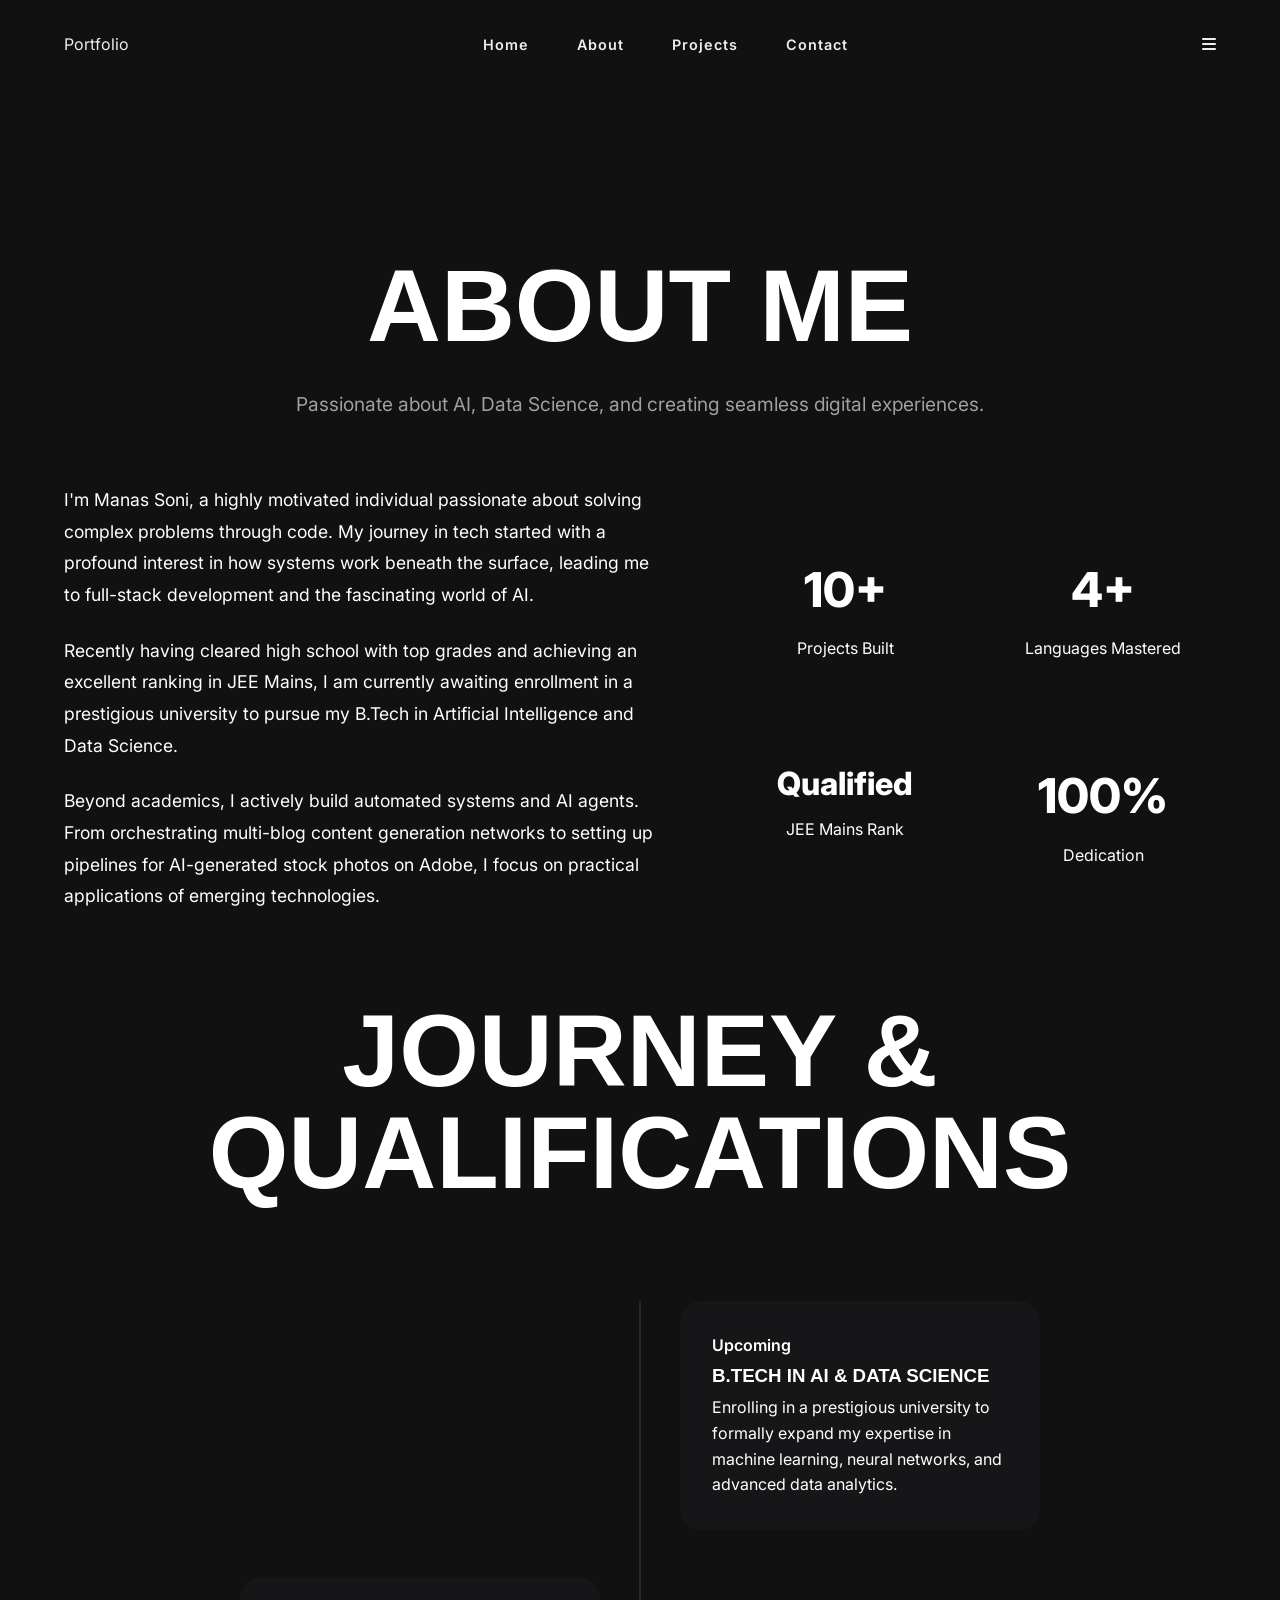
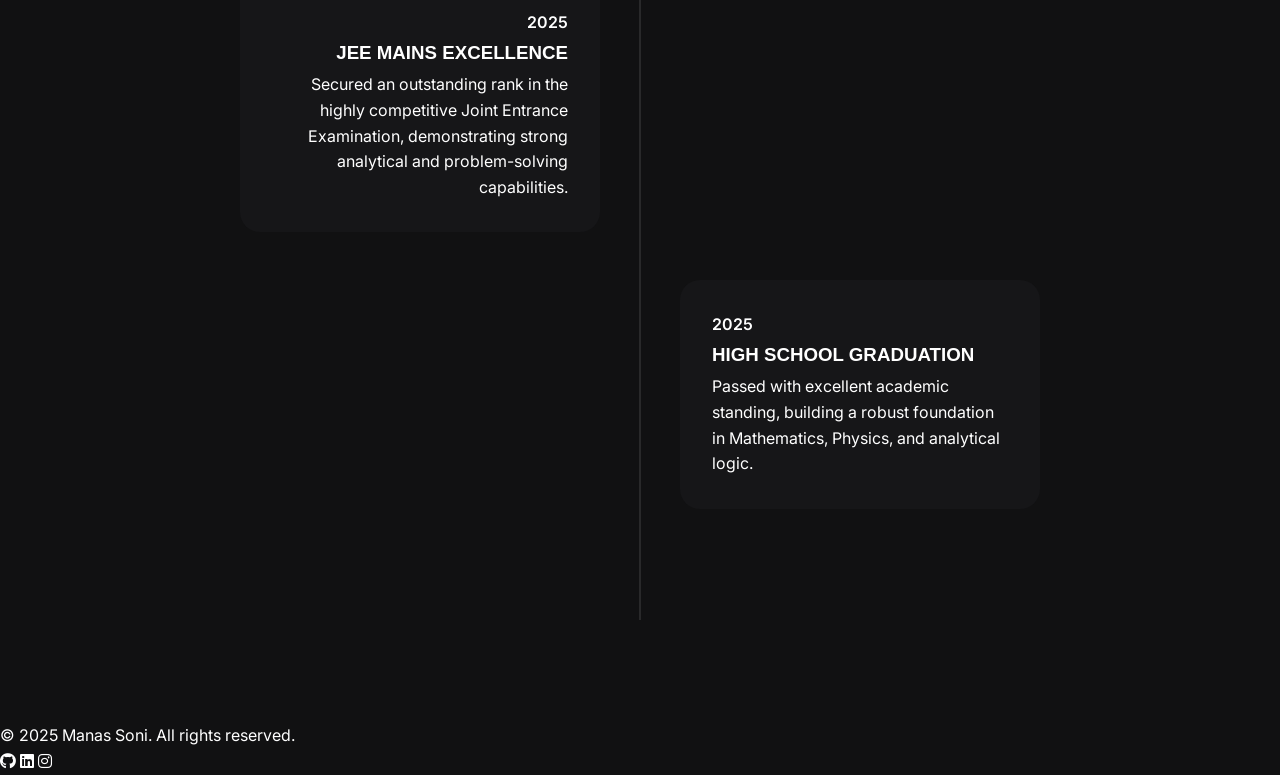
<file: about.html>
<!DOCTYPE html>
<html lang="en">

<head>
    <meta charset="UTF-8">
    <meta name="viewport" content="width=device-width, initial-scale=1.0">
    <title>About - Manas Soni</title>
    <link rel="preconnect" href="https://fonts.googleapis.com">
    <link rel="preconnect" href="https://fonts.gstatic.com" crossorigin>
    <link href="https://fonts.googleapis.com/css2?family=Inter:wght@300;400;600;800&display=swap" rel="stylesheet">
    <link rel="stylesheet" href="css/style.css">
    <link rel="stylesheet" href="https://cdnjs.cloudflare.com/ajax/libs/font-awesome/6.4.0/css/all.min.css">
    <style>
        .about-content {
            margin-top: 120px;
            display: flex;
            flex-direction: column;
            gap: 4rem;
        }

        .bio-section {
            display: flex;
            gap: 4rem;
            align-items: center;
        }

        .bio-text {
            flex: 1;
            font-size: 1.1rem;
            line-height: 1.8;
            color: var(--text-secondary);
        }

        .bio-text p {
            margin-bottom: 1.5rem;
        }

        .bio-stats {
            flex: 0.8;
            display: grid;
            grid-template-columns: 1fr 1fr;
            gap: 2rem;
        }

        .stat-card {
            padding: 2rem;
            text-align: center;
            border-radius: 20px;
        }

        .stat-number {
            font-size: 3rem;
            font-weight: 800;
            color: var(--secondary-accent);
            margin-bottom: 0.5rem;
        }

        .timeline {
            position: relative;
            max-width: 800px;
            margin: 0 auto;
        }

        .timeline::before {
            content: '';
            position: absolute;
            left: 50%;
            transform: translateX(-50%);
            width: 2px;
            height: 100%;
            background: rgba(255, 255, 255, 0.1);
        }

        .timeline-item {
            width: 100%;
            margin-bottom: 3rem;
            position: relative;
        }

        .timeline-item:nth-child(odd) .timeline-content {
            margin-left: 55%;
        }

        .timeline-item:nth-child(even) .timeline-content {
            margin-right: 55%;
            text-align: right;
        }

        .timeline-dot {
            position: absolute;
            left: 50%;
            top: 0;
            transform: translateX(-50%);
            width: 20px;
            height: 20px;
            background: var(--accent-color);
            border-radius: 50%;
            box-shadow: 0 0 15px var(--accent-glow);
            z-index: 1;
        }

        .timeline-content {
            padding: 2rem;
            border-radius: 20px;
            width: 45%;
        }

        .timeline-date {
            color: var(--secondary-accent);
            font-weight: 600;
            margin-bottom: 0.5rem;
        }

        @media (max-width: 768px) {
            .bio-section {
                flex-direction: column;
            }

            .timeline::before {
                left: 20px;
            }

            .timeline-item:nth-child(odd) .timeline-content,
            .timeline-item:nth-child(even) .timeline-content {
                width: calc(100% - 60px);
                margin-left: 60px;
                text-align: left;
            }

            .timeline-dot {
                left: 20px;
            }
        }
    </style>
</head>

<body>

    <div class="bg-animated">
        <div class="blob blob-1"></div>
        <div class="blob blob-2"></div>
        <div class="blob blob-3"></div>
    </div>

    <nav class="navbar glass">
        <div class="logo">
            <a href="index.html">Portfolio</a>
        </div>
        <ul class="nav-links">
            <li><a href="index.html">Home</a></li>
            <li><a href="about.html" class="active">About</a></li>
            <li><a href="projects.html">Projects</a></li>
            <li><a href="contact.html">Contact</a></li>
        </ul>
        <div class="hamburger">
            <i class="fas fa-bars"></i>
        </div>
    </nav>

    <main class="section-padding">
        <div class="container about-content">

            <div class="text-center">
                <h1 class="section-title">About Me</h1>
                <p class="section-subtitle">Passionate about AI, Data Science, and creating seamless digital
                    experiences.</p>
            </div>

            <section class="bio-section">
                <div class="bio-text">
                    <p>I'm Manas Soni, a highly motivated individual passionate about solving complex problems through
                        code. My journey in tech started with a profound interest in how systems work beneath the
                        surface, leading me to full-stack development and the fascinating world of AI.</p>
                    <p>Recently having cleared high school with top grades and achieving an excellent ranking in JEE
                        Mains, I am currently awaiting enrollment in a prestigious university to pursue my B.Tech in
                        Artificial Intelligence and Data Science.</p>
                    <p>Beyond academics, I actively build automated systems and AI agents. From orchestrating multi-blog
                        content generation networks to setting up pipelines for AI-generated stock photos on Adobe, I
                        focus on practical applications of emerging technologies.</p>
                </div>
                <div class="bio-stats">
                    <div class="stat-card glass-panel">
                        <div class="stat-number">10+</div>
                        <div>Projects Built</div>
                    </div>
                    <div class="stat-card glass-panel">
                        <div class="stat-number">4+</div>
                        <div>Languages Mastered</div>
                    </div>
                    <div class="stat-card glass-panel">
                        <div class="stat-number" style="font-size: 2rem;">Qualified</div>
                        <div>JEE Mains Rank</div>
                    </div>
                    <div class="stat-card glass-panel">
                        <div class="stat-number">100%</div>
                        <div>Dedication</div>
                    </div>
                </div>
            </section>

            <section class="mt-4">
                <h2 class="section-title text-center" style="margin-bottom: 4rem;">Journey & Qualifications</h2>
                <div class="timeline">

                    <div class="timeline-item">
                        <div class="timeline-dot"></div>
                        <div class="timeline-content glass">
                            <div class="timeline-date">Upcoming</div>
                            <h3>B.Tech in AI & Data Science</h3>
                            <p style="color: var(--text-secondary); margin-top: 10px;">Enrolling in a prestigious
                                university to formally expand my expertise in machine learning, neural networks, and
                                advanced data analytics.</p>
                        </div>
                    </div>

                    <div class="timeline-item">
                        <div class="timeline-dot"></div>
                        <div class="timeline-content glass">
                            <div class="timeline-date">2025</div>
                            <h3>JEE Mains Excellence</h3>
                            <p style="color: var(--text-secondary); margin-top: 10px;">Secured an outstanding rank in
                                the highly competitive Joint Entrance Examination, demonstrating strong analytical and
                                problem-solving capabilities.</p>
                        </div>
                    </div>

                    <div class="timeline-item">
                        <div class="timeline-dot"></div>
                        <div class="timeline-content glass">
                            <div class="timeline-date">2025</div>
                            <h3>High School Graduation</h3>
                            <p style="color: var(--text-secondary); margin-top: 10px;">Passed with excellent academic
                                standing, building a robust foundation in Mathematics, Physics, and analytical logic.
                            </p>
                        </div>
                    </div>

                </div>
            </section>

        </div>
    </main>

    <footer class="glass-footer">
        <p>&copy; 2025 Manas Soni. All rights reserved.</p>
        <div class="social-links">
            <a href="https://github.com/ManasSoni-2009" target="_blank"><i class="fab fa-github"></i></a>
            <a href="https://linkedin.com/in/manassoni" target="_blank"><i class="fab fa-linkedin"></i></a>
            <a href="https://www.instagram.com/theunintentionallyunknown/" target="_blank"><i
                    class="fab fa-instagram"></i></a>
        </div>
    </footer>

    <script src="js/main.js"></script>
</body>

</html>
</file>
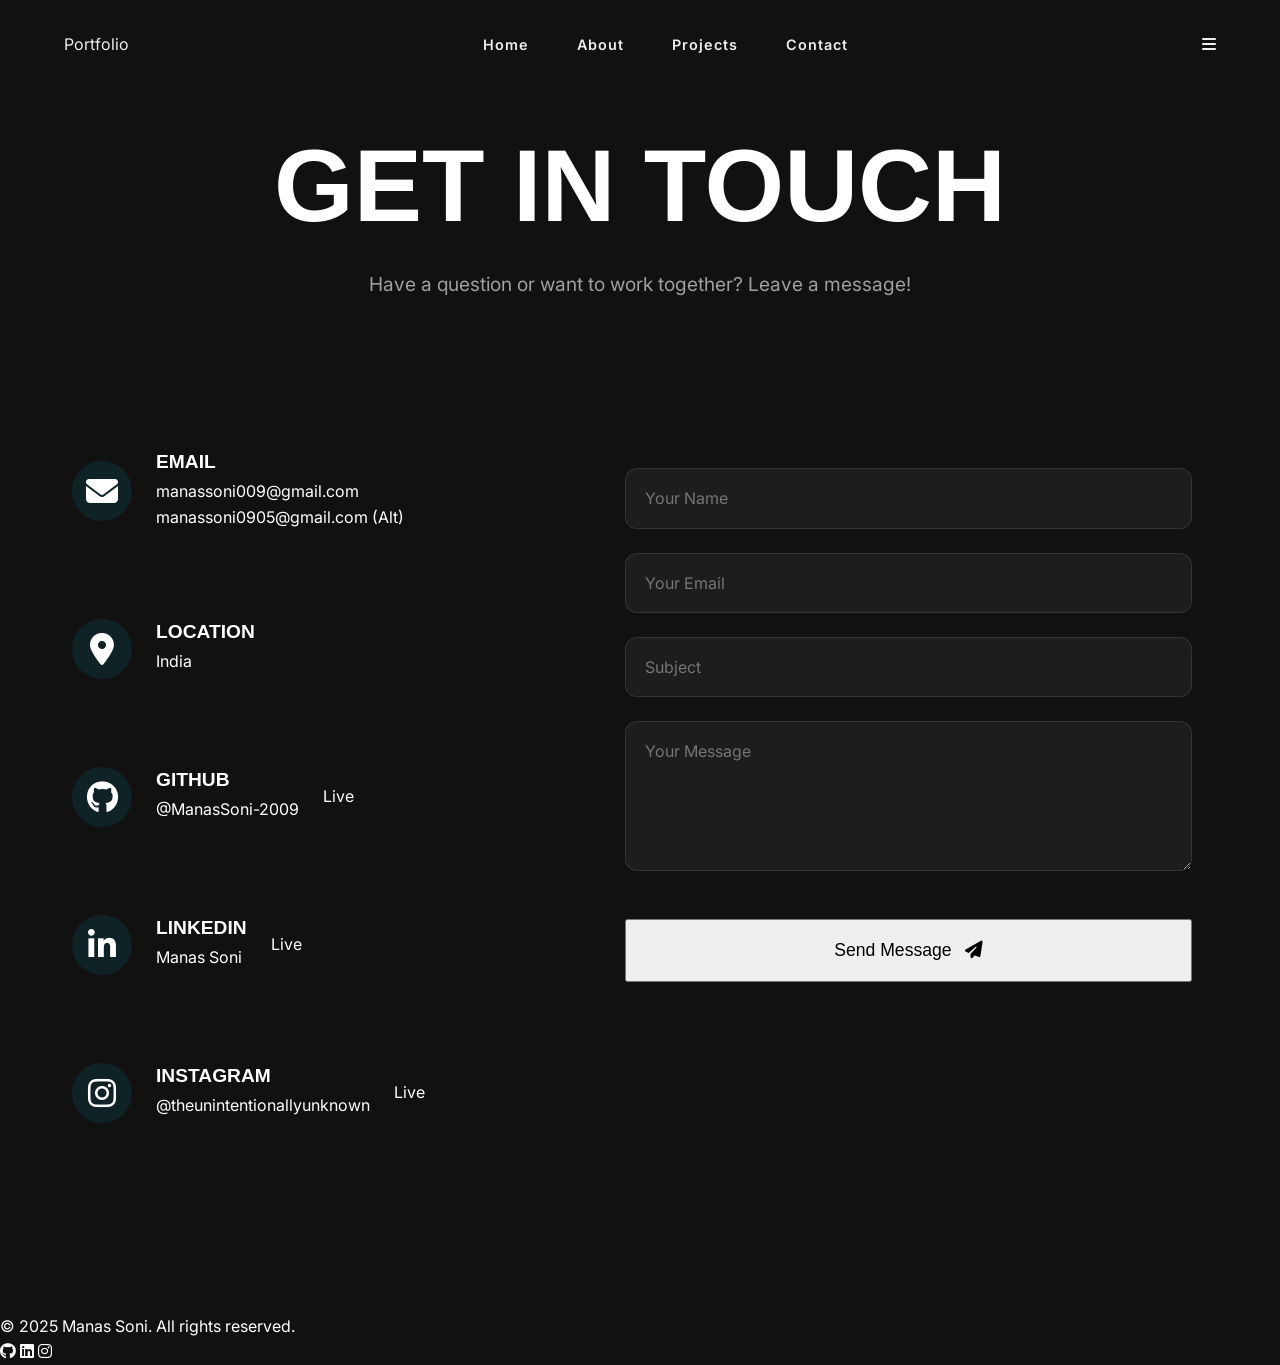
<file: contact.html>
<!DOCTYPE html>
<html lang="en">

<head>
    <meta charset="UTF-8">
    <meta name="viewport" content="width=device-width, initial-scale=1.0">
    <title>Contact - Manas Soni</title>
    <link rel="preconnect" href="https://fonts.googleapis.com">
    <link rel="preconnect" href="https://fonts.gstatic.com" crossorigin>
    <link href="https://fonts.googleapis.com/css2?family=Inter:wght@300;400;600;800&display=swap" rel="stylesheet">
    <link rel="stylesheet" href="css/style.css">
    <link rel="stylesheet" href="https://cdnjs.cloudflare.com/ajax/libs/font-awesome/6.4.0/css/all.min.css">
    <style>
        .contact-wrapper {
            margin-top: 120px;
            display: flex;
            gap: 4rem;
            max-width: 1200px;
            margin-left: auto;
            margin-right: auto;
        }

        .contact-info {
            flex: 1;
        }

        .contact-form-container {
            flex: 1.2;
            padding: 3rem;
            border-radius: 24px;
        }

        .info-card {
            display: flex;
            align-items: center;
            gap: 1.5rem;
            padding: 2rem;
            border-radius: 20px;
            margin-bottom: 1.5rem;
            transition: transform 0.3s ease;
        }

        .info-card:hover {
            transform: translateX(10px);
        }

        .info-icon {
            font-size: 2rem;
            color: var(--secondary-accent);
            background: rgba(6, 182, 212, 0.1);
            width: 60px;
            height: 60px;
            display: flex;
            align-items: center;
            justify-content: center;
            border-radius: 50%;
        }

        .info-details h3 {
            margin-bottom: 0.5rem;
            font-size: 1.2rem;
        }

        .info-details p {
            color: var(--text-secondary);
        }

        .form-group {
            margin-bottom: 1.5rem;
            position: relative;
        }

        .form-control {
            width: 100%;
            padding: 1.2rem;
            background: rgba(255, 255, 255, 0.05);
            border: 1px solid rgba(255, 255, 255, 0.1);
            border-radius: 12px;
            color: var(--text-primary);
            font-family: var(--font-main);
            font-size: 1rem;
            transition: all 0.3s ease;
        }

        .form-control:focus {
            outline: none;
            border-color: var(--secondary-accent);
            background: rgba(255, 255, 255, 0.08);
            box-shadow: 0 0 15px rgba(6, 182, 212, 0.2);
        }

        textarea.form-control {
            resize: vertical;
            min-height: 150px;
        }

        .submit-btn {
            width: 100%;
            padding: 1.2rem;
            font-size: 1.1rem;
            margin-top: 1rem;
        }

        @media (max-width: 900px) {
            .contact-wrapper {
                flex-direction: column;
            }
        }
    </style>
</head>

<body>

    <div class="bg-animated">
        <div class="blob blob-1"></div>
        <div class="blob blob-2"></div>
        <div class="blob blob-3"></div>
    </div>

    <nav class="navbar glass">
        <div class="logo">
            <a href="index.html">Portfolio</a>
        </div>
        <ul class="nav-links">
            <li><a href="index.html">Home</a></li>
            <li><a href="about.html">About</a></li>
            <li><a href="projects.html">Projects</a></li>
            <li><a href="contact.html" class="active">Contact</a></li>
        </ul>
        <div class="hamburger">
            <i class="fas fa-bars"></i>
        </div>
    </nav>

    <main class="section-padding">
        <div class="container text-center">
            <h1 class="section-title">Get In Touch</h1>
            <p class="section-subtitle">Have a question or want to work together? Leave a message!</p>
        </div>

        <div class="contact-wrapper">

            <div class="contact-info">
                <div class="info-card glass">
                    <div class="info-icon">
                        <i class="fas fa-envelope"></i>
                    </div>
                    <div class="info-details">
                        <h3>Email</h3>
                        <p><a href="mailto:manassoni009@gmail.com" class="social-text-link">manassoni009@gmail.com</a>
                        </p>
                        <p><a href="mailto:manassoni0905@gmail.com" class="social-text-link">manassoni0905@gmail.com</a>
                            (Alt)</p>
                    </div>
                </div>

                <div class="info-card glass">
                    <div class="info-icon">
                        <i class="fas fa-map-marker-alt"></i>
                    </div>
                    <div class="info-details">
                        <h3>Location</h3>
                        <p>India</p>
                    </div>
                </div>

                <div class="info-card glass social-card">
                    <div class="info-icon github-icon">
                        <i class="fab fa-github"></i>
                    </div>
                    <div class="info-details">
                        <h3>GitHub</h3>
                        <a href="https://github.com/ManasSoni-2009" target="_blank"
                            class="social-text-link">@ManasSoni-2009</a>
                    </div>
                    <div class="live-indicator">
                        <span class="pulse"></span> Live
                    </div>
                </div>

                <div class="info-card glass social-card">
                    <div class="info-icon linkedin-icon">
                        <i class="fab fa-linkedin-in"></i>
                    </div>
                    <div class="info-details">
                        <h3>LinkedIn</h3>
                        <a href="https://linkedin.com/in/manassoni" target="_blank" class="social-text-link">Manas
                            Soni</a>
                    </div>
                    <div class="live-indicator">
                        <span class="pulse"></span> Live
                    </div>
                </div>

                <div class="info-card glass social-card">
                    <div class="info-icon ig-icon">
                        <i class="fab fa-instagram"></i>
                    </div>
                    <div class="info-details">
                        <h3>Instagram</h3>
                        <a href="https://www.instagram.com/theunintentionallyunknown/" target="_blank"
                            class="social-text-link">@theunintentionallyunknown</a>
                    </div>
                    <div class="live-indicator">
                        <span class="pulse"></span> Live
                    </div>
                </div>
            </div>

            <div class="contact-form-container glass">
                <form id="contactForm">
                    <div class="form-group">
                        <input type="text" class="form-control" name="name" placeholder="Your Name" required>
                    </div>
                    <div class="form-group">
                        <input type="email" class="form-control" name="email" placeholder="Your Email" required>
                    </div>
                    <div class="form-group">
                        <input type="text" class="form-control" name="subject" placeholder="Subject" required>
                    </div>
                    <div class="form-group">
                        <textarea class="form-control" name="message" placeholder="Your Message" required></textarea>
                    </div>
                    <button type="submit" class="btn btn-primary submit-btn">Send Message <i class="fas fa-paper-plane"
                            style="margin-left: 8px;"></i></button>
                </form>
            </div>

        </div>
    </main>

    <footer class="glass-footer">
        <p>&copy; 2025 Manas Soni. All rights reserved.</p>
        <div class="social-links">
            <a href="https://github.com/ManasSoni-2009" target="_blank"><i class="fab fa-github"></i></a>
            <a href="https://linkedin.com/in/manassoni" target="_blank"><i class="fab fa-linkedin"></i></a>
            <a href="https://www.instagram.com/theunintentionallyunknown/" target="_blank"><i
                    class="fab fa-instagram"></i></a>
        </div>
    </footer>

    <script src="js/main.js"></script>
    <script>
        // Simple frontend form handler
        document.getElementById('contactForm').addEventListener('submit', (e) => {
            e.preventDefault();
            const btn = e.target.querySelector('button');
            const originalText = btn.innerHTML;

            btn.innerHTML = '<i class="fas fa-spinner fa-spin"></i> Sending...';
            btn.style.opacity = '0.7';

            // Simulate network request
            setTimeout(() => {
                btn.innerHTML = '<i class="fas fa-check"></i> Sent Successfully!';
                btn.style.background = 'linear-gradient(135deg, #10b981, #059669)';
                e.target.reset();

                setTimeout(() => {
                    btn.innerHTML = originalText;
                    btn.style.background = '';
                    btn.style.opacity = '1';
                }, 3000);
            }, 1500);
        });
    </script>
</body>

</html>
</file>
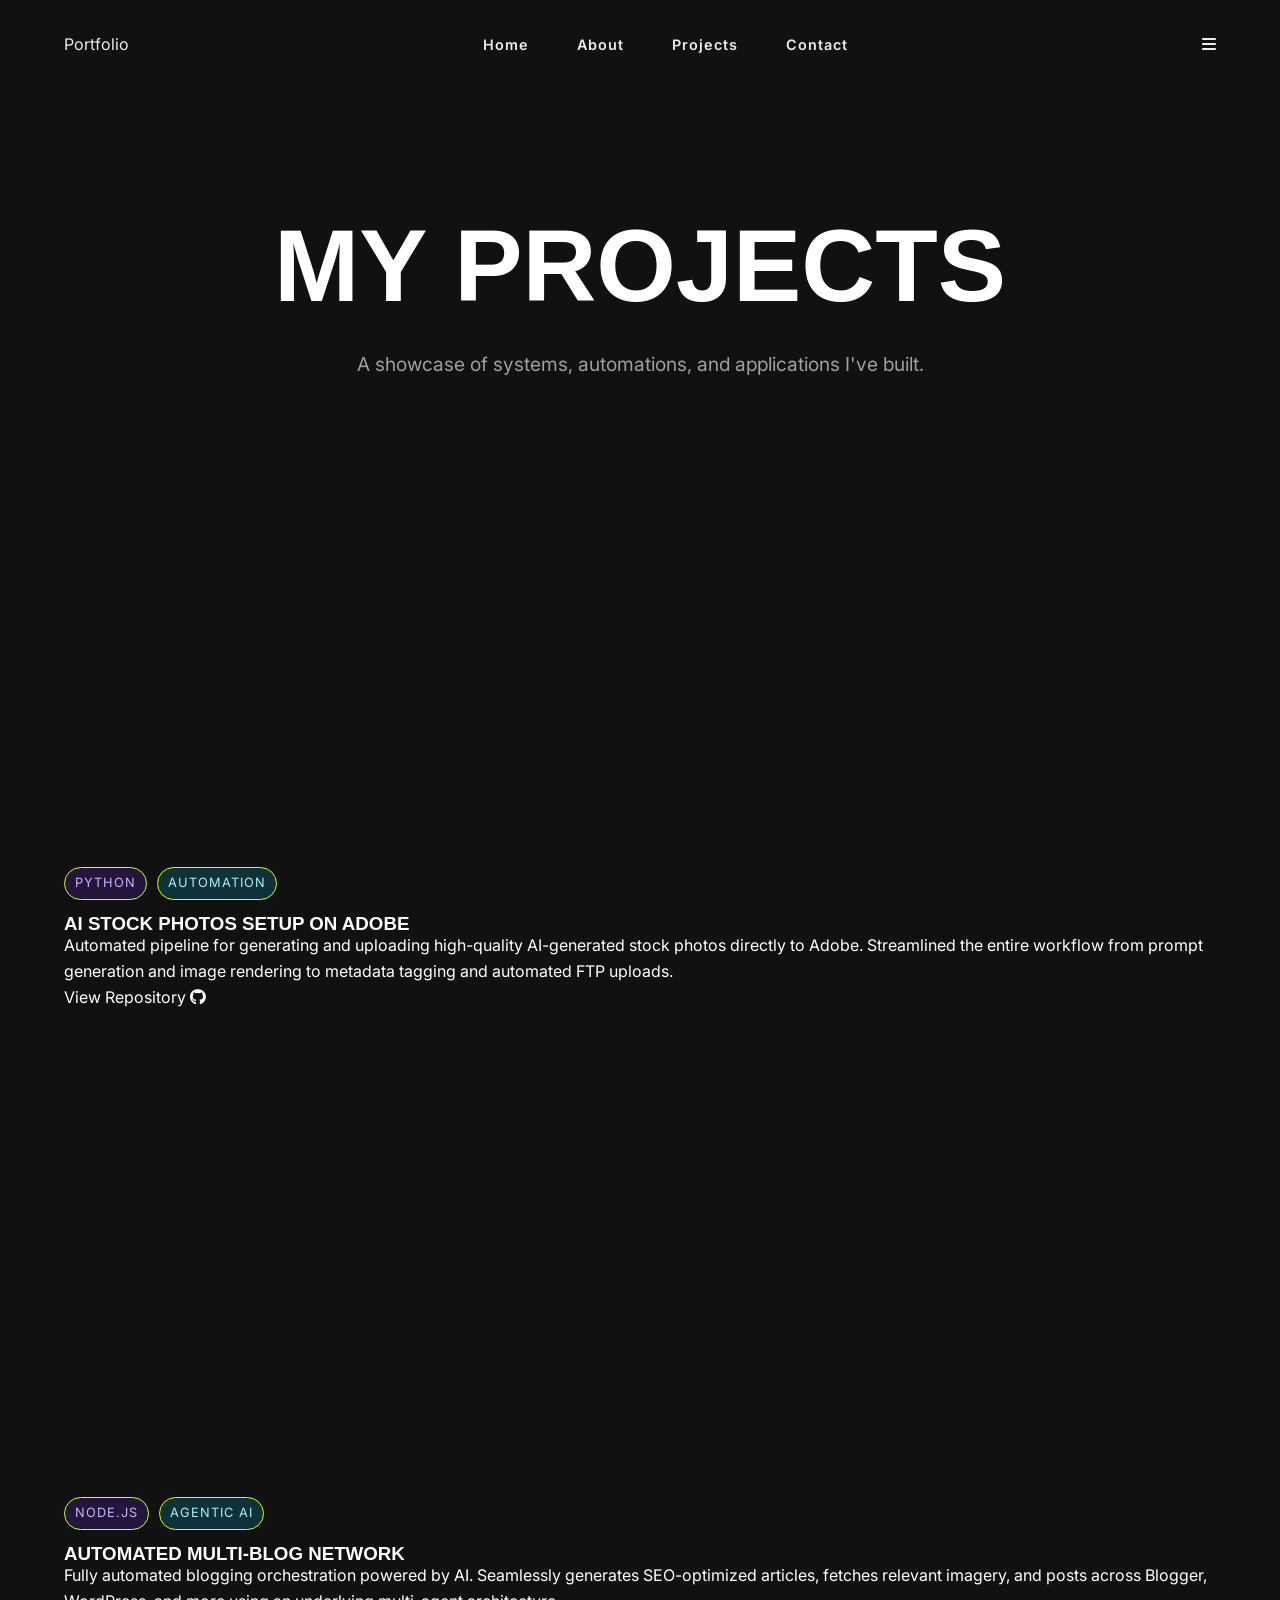
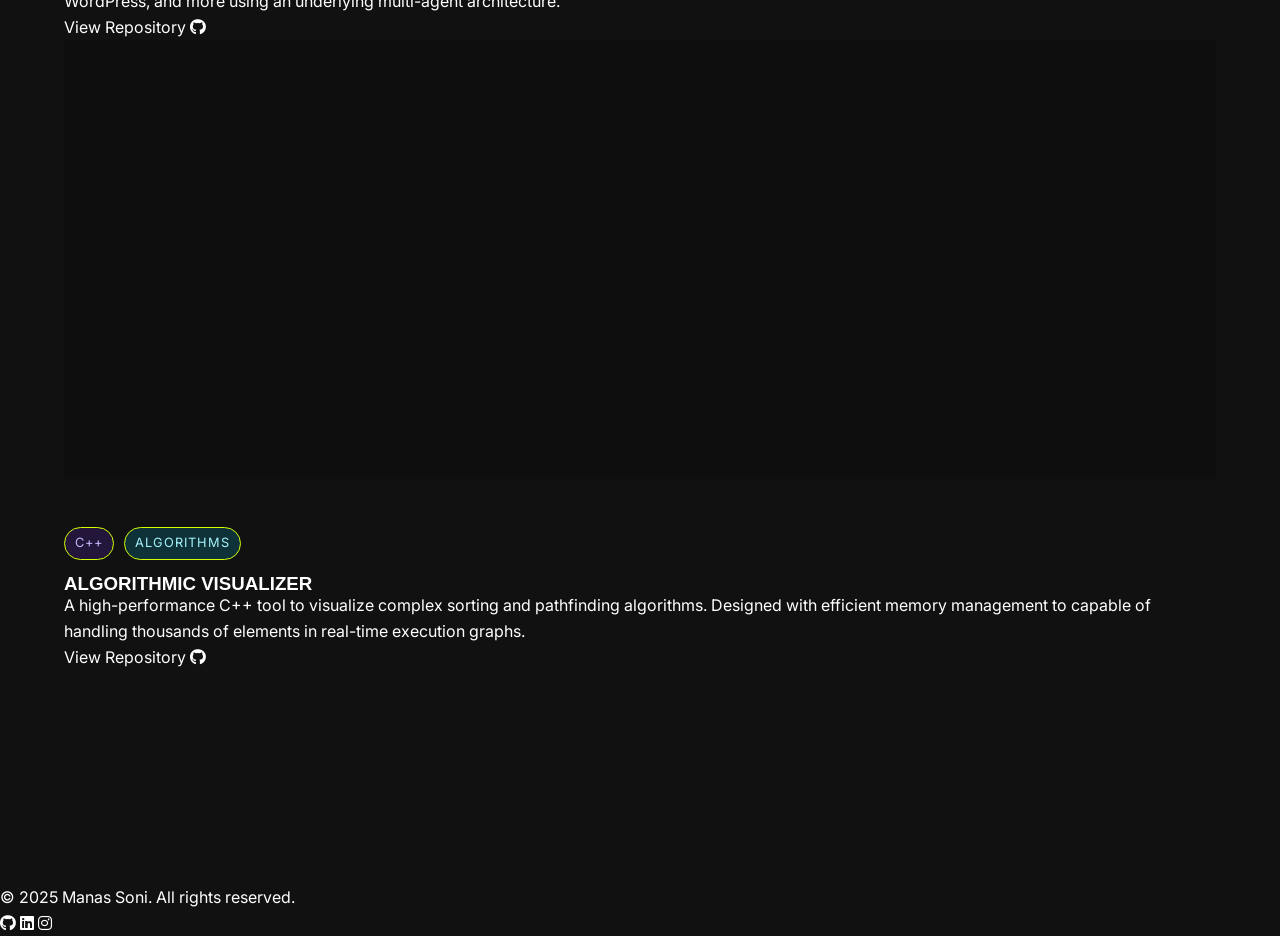
<file: projects.html>
<!DOCTYPE html>
<html lang="en">

<head>
    <meta charset="UTF-8">
    <meta name="viewport" content="width=device-width, initial-scale=1.0">
    <title>Projects - Manas Soni</title>
    <link rel="preconnect" href="https://fonts.googleapis.com">
    <link rel="preconnect" href="https://fonts.gstatic.com" crossorigin>
    <link href="https://fonts.googleapis.com/css2?family=Inter:wght@300;400;600;800&display=swap" rel="stylesheet">
    <link rel="stylesheet" href="css/style.css">
    <link rel="stylesheet" href="https://cdnjs.cloudflare.com/ajax/libs/font-awesome/6.4.0/css/all.min.css">
</head>

<body>

    <div class="bg-animated">
        <div class="blob blob-1"></div>
        <div class="blob blob-2"></div>
        <div class="blob blob-3"></div>
    </div>

    <nav class="navbar glass">
        <div class="logo">
            <a href="index.html">Portfolio</a>
        </div>
        <ul class="nav-links">
            <li><a href="index.html">Home</a></li>
            <li><a href="about.html">About</a></li>
            <li><a href="projects.html" class="active">Projects</a></li>
            <li><a href="contact.html">Contact</a></li>
        </ul>
        <div class="hamburger">
            <i class="fas fa-bars"></i>
        </div>
    </nav>

    <main class="section-padding">
        <div class="container text-center" style="margin-top: 80px;">
            <h1 class="section-title">My Projects</h1>
            <p class="section-subtitle">A showcase of systems, automations, and applications I've built.</p>
        </div>

        <section class="projects-grid" style="padding: 0 5%;">

            <div class="project-card glass">
                <div class="project-img ai-photo-img"></div>
                <div class="project-info">
                    <div class="project-tags" style="margin-bottom: 15px; display: flex; gap: 10px;">
                        <span
                            style="background: rgba(109, 40, 217, 0.2); color: #c4b5fd; padding: 5px 10px; border-radius: 20px; font-size: 0.8rem;">Python</span>
                        <span
                            style="background: rgba(6, 182, 212, 0.2); color: #a5f3fc; padding: 5px 10px; border-radius: 20px; font-size: 0.8rem;">Automation</span>
                    </div>
                    <h3>AI Stock Photos Setup on Adobe</h3>
                    <p>Automated pipeline for generating and uploading high-quality AI-generated stock photos directly
                        to Adobe. Streamlined the entire workflow from prompt generation and image rendering to metadata
                        tagging and automated FTP uploads.</p>
                    <a href="#" class="project-link">View Repository <i class="fab fa-github"></i></a>
                </div>
            </div>

            <div class="project-card glass">
                <div class="project-img ai-blog-img"></div>
                <div class="project-info">
                    <div class="project-tags" style="margin-bottom: 15px; display: flex; gap: 10px;">
                        <span
                            style="background: rgba(109, 40, 217, 0.2); color: #c4b5fd; padding: 5px 10px; border-radius: 20px; font-size: 0.8rem;">Node.js</span>
                        <span
                            style="background: rgba(6, 182, 212, 0.2); color: #a5f3fc; padding: 5px 10px; border-radius: 20px; font-size: 0.8rem;">Agentic
                            AI</span>
                    </div>
                    <h3>Automated Multi-Blog Network</h3>
                    <p>Fully automated blogging orchestration powered by AI. Seamlessly generates SEO-optimized
                        articles, fetches relevant imagery, and posts across Blogger, WordPress, and more using an
                        underlying multi-agent architecture.</p>
                    <a href="#" class="project-link">View Repository <i class="fab fa-github"></i></a>
                </div>
            </div>

            <div class="project-card glass">
                <div class="project-img"
                    style="background-image: linear-gradient(rgba(0,0,0,0.2), rgba(0,0,0,0.2)), url('https://images.unsplash.com/photo-1555066931-4365d14bab8c?ixlib=rb-4.0.3&auto=format&fit=crop&w=800&q=80');">
                </div>
                <div class="project-info">
                    <div class="project-tags" style="margin-bottom: 15px; display: flex; gap: 10px;">
                        <span
                            style="background: rgba(109, 40, 217, 0.2); color: #c4b5fd; padding: 5px 10px; border-radius: 20px; font-size: 0.8rem;">C++</span>
                        <span
                            style="background: rgba(6, 182, 212, 0.2); color: #a5f3fc; padding: 5px 10px; border-radius: 20px; font-size: 0.8rem;">Algorithms</span>
                    </div>
                    <h3>Algorithmic Visualizer</h3>
                    <p>A high-performance C++ tool to visualize complex sorting and pathfinding algorithms. Designed
                        with efficient memory management to capable of handling thousands of elements in real-time
                        execution graphs.</p>
                    <a href="#" class="project-link">View Repository <i class="fab fa-github"></i></a>
                </div>
            </div>

        </section>

    </main>

    <footer class="glass-footer" style="margin-top: 5rem;">
        <p>&copy; 2025 Manas Soni. All rights reserved.</p>
        <div class="social-links">
            <a href="https://github.com/ManasSoni-2009" target="_blank"><i class="fab fa-github"></i></a>
            <a href="https://linkedin.com/in/manassoni" target="_blank"><i class="fab fa-linkedin"></i></a>
            <a href="https://www.instagram.com/theunintentionallyunknown/" target="_blank"><i
                    class="fab fa-instagram"></i></a>
        </div>
    </footer>

    <script src="js/main.js"></script>
</body>

</html>
</file>
<file: css/style.css>
/* =========================================================================
   BASE & RESET
   ========================================================================= */

:root {
    --bg-color: #111112;
    /* Pitch Dark */
    --bg-darker: #0a0a0b;
    --text-main: #FFFFFF;
    --text-muted: #A0A0A0;
    --accent: #D2FF00;
    /* High-contrast Neon Accent */

    --font-heading: 'Archivo Black', sans-serif;
    --font-body: 'Inter', sans-serif;

    --easing: cubic-bezier(0.76, 0, 0.24, 1);
    --transition-fast: 0.3s cubic-bezier(0.25, 1, 0.5, 1);
    --transition-slow: 0.7s cubic-bezier(0.25, 1, 0.5, 1);
}

*,
*::before,
*::after {
    margin: 0;
    padding: 0;
    box-sizing: border-box;
}

html {
    font-size: 16px;
    scroll-behavior: auto;
    /* Handled by Lenis */
}

body {
    background-color: var(--bg-color);
    color: var(--text-main);
    font-family: var(--font-body);
    font-weight: 400;
    line-height: 1.6;
    overflow-x: hidden;
    -webkit-font-smoothing: antialiased;
    -moz-osx-font-smoothing: grayscale;
    cursor: none;
    /* Custom Cursor */
}

a {
    text-decoration: none;
    color: inherit;
    cursor: none;
}

ul {
    list-style: none;
}

img {
    max-width: 100%;
    display: block;
}

/* Custom Scrollbar */
::-webkit-scrollbar {
    width: 10px;
}

::-webkit-scrollbar-track {
    background: var(--bg-darker);
}

::-webkit-scrollbar-thumb {
    background: #333;
    border-radius: 5px;
}

::-webkit-scrollbar-thumb:hover {
    background: var(--accent);
}

/* Lenis Wrapper Required Styles */
html.lenis,
html.lenis body {
    height: auto;
}

.lenis.lenis-smooth {
    scroll-behavior: auto !important;
}

.lenis.lenis-smooth [data-lenis-prevent] {
    overscroll-behavior: contain;
}

.lenis.lenis-stopped {
    overflow: hidden;
}

.lenis.lenis-scrolling iframe {
    pointer-events: none;
}

/* Utilities */
.container {
    max-width: 1400px;
    margin: 0 auto;
    padding: 0 5%;
}

.section-padding {
    padding: 15vh 0;
}

.text-center {
    text-align: center;
}

.black-bg {
    background-color: var(--bg-darker);
}

.text-dark {
    color: #000 !important;
}

.outline-box {
    background-color: transparent;
    border: 1px solid rgba(255, 255, 255, 0.1);
}

.hover-3d {
    transition: transform var(--transition-fast);
}

.hover-3d:hover {
    transform: translateY(-10px) scale(1.02);
}

/* Custom Cursor */
.cursor-dot {
    position: fixed;
    top: 0;
    left: 0;
    width: 6px;
    height: 6px;
    background-color: var(--accent);
    border-radius: 50%;
    pointer-events: none;
    z-index: 10000;
    transform: translate(-50%, -50%);
    transition: width 0.3s var(--easing), height 0.3s var(--easing), background-color 0.3s var(--easing);
    mix-blend-mode: difference;
}

.cursor-outline {
    position: fixed;
    top: 0;
    left: 0;
    width: 40px;
    height: 40px;
    border: 1px solid var(--accent);
    border-radius: 50%;
    pointer-events: none;
    z-index: 9999;
    transform: translate(-50%, -50%);
    transition: width 0.3s var(--easing), height 0.3s var(--easing), border-color 0.3s var(--easing);
    mix-blend-mode: difference;
}

.cursor-dot.hovered {
    width: 60px;
    height: 60px;
    background-color: var(--text-main);
    mix-blend-mode: difference;
    transform: translate(-50%, -50%) scale(1.5);
}

.cursor-outline.hovered {
    opacity: 0;
}

.cursor-dot.cursor-text-active::after {
    content: attr(data-content);
    position: absolute;
    top: 50%;
    left: 50%;
    transform: translate(-50%, -50%);
    font-size: 10px;
    font-weight: 800;
    color: #000;
    mix-blend-mode: normal;
    text-transform: uppercase;
}

/* Preloader */
.preloader {
    position: fixed;
    top: 0;
    left: 0;
    width: 100vw;
    height: 100vh;
    background-color: var(--bg-darker);
    z-index: 9999;
    display: flex;
    flex-direction: column;
    justify-content: center;
    align-items: center;
    overflow: hidden;
}

.preloader-text-wrapper {
    overflow: hidden;
    margin-bottom: 2rem;
}

.preloader-text {
    font-family: var(--font-heading);
    font-size: 8vw;
    color: var(--accent);
    transform: translateY(100%);
}

.preloader-progress {
    width: 0%;
    height: 2px;
    background-color: var(--accent);
    align-self: flex-start;
}

/* Typography Base */
h1,
h2,
h3,
h4,
.mega-text {
    font-family: var(--font-heading);
    text-transform: uppercase;
    line-height: 1;
}

.accent {
    color: var(--accent);
}

.text-white {
    color: var(--text-main);
}

.text-muted {
    color: var(--text-muted);
}

.reveal-text {
    clip-path: polygon(0 0, 100% 0, 100% 100%, 0% 100%);
    transform: translateY(100px);
    opacity: 0;
}

/* GSAP Hardware Acceleration */
.reveal-text,
.fade-text,
.timeline-item,
.skill-card,
.project-panel {
    will-change: transform, opacity;
}

.title-line {
    overflow: hidden;
}

/* Navigation */
.navbar {
    position: fixed;
    top: 0;
    left: 0;
    width: 100%;
    padding: 2rem 5%;
    display: flex;
    justify-content: space-between;
    align-items: center;
    z-index: 1000;
    mix-blend-mode: difference;
}

.nav-logo {
    font-family: var(--font-heading);
    font-size: 1.5rem;
    font-weight: 900;
}

.nav-links {
    display: flex;
    gap: 3rem;
}

.nav-links a {
    font-family: var(--font-body);
    font-size: 0.9rem;
    font-weight: 600;
    letter-spacing: 1px;
    position: relative;
}

.nav-links a::after {
    content: '';
    position: absolute;
    bottom: -5px;
    left: 0;
    width: 0%;
    height: 2px;
    background-color: var(--accent);
    transition: width var(--transition-fast);
}

.nav-links a:hover::after {
    width: 100%;
}

.btn-nav {
    background-color: var(--accent);
    color: #000 !important;
    padding: 0.5rem 1.5rem;
    border-radius: 50px;
    transition: background-color var(--transition-fast);
}

.btn-nav::after {
    display: none !important;
}

.btn-nav:hover {
    background-color: #fff;
}

.nav-mobile-btn {
    display: none;
    flex-direction: column;
    gap: 6px;
    width: 30px;
    cursor: none;
}

.nav-mobile-btn div {
    width: 100%;
    height: 2px;
    background-color: var(--text-main);
    transition: var(--transition-fast);
}

.nav-mobile-menu {
    position: fixed;
    top: 0;
    right: -100%;
    width: 100vw;
    height: 100vh;
    background-color: var(--bg-darker);
    z-index: 999;
    display: flex;
    align-items: center;
    justify-content: center;
    transition: right var(--transition-fast);
}

.nav-mobile-menu.active {
    right: 0;
}

.nav-mobile-menu ul {
    display: flex;
    flex-direction: column;
    gap: 2rem;
    text-align: center;
}

.mobile-link {
    margin: 0;
    font-family: var(--font-heading);
    font-size: 3rem;
}

/* Hero Section */
.hero {
    height: 100vh;
    position: relative;
    display: flex;
    align-items: center;
    justify-content: center;
    overflow: hidden;
}

#hero-canvas {
    position: absolute;
    top: 0;
    left: 0;
    width: 100%;
    height: 100%;
    z-index: -1;
    opacity: 0.5;
}

.hero-content {
    text-align: center;
    z-index: 10;
}

.hero-subtitle {
    font-family: var(--font-body);
    font-size: 1rem;
    letter-spacing: 4px;
    margin-bottom: 2rem;
    color: var(--text-muted);
}

.hero-title {
    font-size: clamp(3rem, 15vw, 12rem);
    letter-spacing: -0.05em;
    perspective: 1000px;
}

.hero-title .title-line {
    display: block;
    line-height: 0.85;
}

.scroll-indicator {
    position: absolute;
    bottom: 50px;
    left: 50%;
    transform: translateX(-50%);
    display: flex;
    flex-direction: column;
    align-items: center;
    gap: 15px;
}

.scroll-text {
    font-size: 0.75rem;
    letter-spacing: 2px;
    font-weight: 600;
}

.scroll-line {
    width: 1px;
    height: 60px;
    background-color: rgba(255, 255, 255, 0.2);
    overflow: hidden;
}

.scroll-line-inner {
    width: 100%;
    height: 100%;
    background-color: var(--accent);
    transform: translateY(-100%);
    animation: scrollDown 2s infinite var(--easing);
}

@keyframes scrollDown {
    0% {
        transform: translateY(-100%);
    }

    50% {
        transform: translateY(0%);
    }

    100% {
        transform: translateY(100%);
    }
}

/* About Section */
.about-container {
    display: grid;
    grid-template-columns: 1fr 1fr;
    gap: 5rem;
    align-items: center;
}

.section-title {
    font-size: clamp(3rem, 8vw, 7rem);
    margin-bottom: 2rem;
}

.about-desc p {
    font-size: 1.25rem;
    color: var(--text-muted);
    font-weight: 300;
}

.about-visual {
    position: relative;
    height: 70vh;
}

.image-mask {
    position: absolute;
    width: 100%;
    height: 100%;
    overflow: hidden;
    clip-path: polygon(10% 0, 100% 5%, 90% 100%, 0 95%);
    border-radius: 20px;
}

.parallax-img {
    width: 120%;
    height: 120%;
    object-fit: cover;
    transform: translate(-10%, -10%);
}

.decorative-shape {
    position: absolute;
    top: -20px;
    right: -20px;
    width: 100px;
    height: 100px;
    border: 2px dashed var(--accent);
    border-radius: 50%;
    animation: rotate 10s linear infinite;
}

@keyframes rotate {
    100% {
        transform: rotate(360deg);
    }
}


/* Educational Timeline */
.timeline-section .section-header {
    text-align: center;
    margin-bottom: 4rem;
}

.section-subtitle {
    font-size: 1.2rem;
    color: var(--text-muted);
}

.timeline {
    position: relative;
    max-width: 900px;
    margin: 0 auto;
    padding: 2rem 0;
}

.timeline-line {
    position: absolute;
    top: 0;
    left: 50%;
    transform: translateX(-50%);
    width: 2px;
    height: 100%;
    background-color: rgba(255, 255, 255, 0.1);
}

.timeline-item {
    position: relative;
    width: 100%;
    margin-bottom: 4rem;
    display: flex;
    justify-content: flex-end;
    /* right side */
}

.timeline-item:nth-child(odd) {
    justify-content: flex-start;
    /* left side */
}

.timeline-content {
    width: 45%;
    padding: 2.5rem;
    border-radius: 20px;
    background-color: #161618;
}

.timeline-dot {
    position: absolute;
    top: 2.5rem;
    left: 50%;
    transform: translate(-50%, -50%);
    width: 20px;
    height: 20px;
    background-color: var(--accent);
    border-radius: 50%;
    box-shadow: 0 0 15px rgba(210, 255, 0, 0.5);
    z-index: 2;
}

.timeline-year {
    font-family: var(--font-heading);
    font-size: 2.5rem;
    margin-bottom: 0.5rem;
}

.timeline-title {
    font-size: 1.5rem;
    margin-bottom: 1rem;
    color: var(--text-main);
}

.timeline-desc {
    font-size: 1.1rem;
}


/* Skills (The Garage) Section - 12 Cards Grid */
.skills-grid {
    display: grid;
    grid-template-columns: repeat(4, 1fr);
    gap: 1.5rem;
}

.skill-card {
    border-radius: 20px;
    padding: 3rem 2rem;
    position: relative;
    overflow: hidden;
    display: flex;
    flex-direction: column;
    align-items: center;
    justify-content: center;
    text-align: center;
    background-color: #161618;
    border: 1px solid rgba(255, 255, 255, 0.05);
    transition: transform var(--transition-fast), border-color var(--transition-fast), background-color var(--transition-fast);
}

.skill-card:hover {
    transform: translateY(-10px);
    border-color: rgba(255, 255, 255, 0.2);
    background-color: #1a1a1c;
}

.skill-card h3 {
    font-size: 1.4rem;
    margin-top: 1.5rem;
    z-index: 2;
}

.skill-icon {
    font-size: 4rem;
    z-index: 2;
}

.custom-icon-text {
    font-family: var(--font-heading);
    font-size: 2.5rem;
    display: flex;
    align-items: center;
    justify-content: center;
    border: 3px solid;
    border-radius: 50px;
    padding: 0 1rem;
    height: 4rem;
    z-index: 2;
}

/* Specific Icon Colors */
.html-color {
    color: #e34f26;
}

.css-color {
    color: #1572b6;
}

.java-color {
    color: #f89820;
}

.cpp-color {
    color: #00599c;
    border-color: #00599c;
}

.python-color {
    color: #3776ab;
}

.sql-color {
    color: #00758f;
}

.prompt-color {
    color: #a020f0;
}

.ai-color {
    color: #00ffcc;
}

.ms-color {
    color: #00a4ef;
}

.video-color {
    color: #e0245e;
}

.photo-color {
    color: #2bb24c;
}

.ui-color {
    color: #f24e1e;
}


/* Modal Overlay */
.modal-overlay {
    position: fixed;
    top: 0;
    left: 0;
    width: 100vw;
    height: 100vh;
    background-color: rgba(0, 0, 0, 0.8);
    backdrop-filter: blur(10px);
    z-index: 9999;
    display: flex;
    align-items: center;
    justify-content: center;
    opacity: 0;
    pointer-events: none;
    transition: opacity var(--transition-fast);
}

.modal-overlay.active {
    opacity: 1;
    pointer-events: auto;
}

.modal-content {
    background-color: var(--bg-color);
    padding: 4rem;
    border-radius: 30px;
    max-width: 600px;
    width: 90%;
    text-align: center;
    position: relative;
    transform: translateY(50px);
    transition: transform var(--transition-fast);
}

.modal-overlay.active .modal-content {
    transform: translateY(0);
}

.close-btn {
    position: absolute;
    top: 2rem;
    right: 2rem;
    background: transparent;
    border: none;
    color: var(--text-main);
    font-size: 1.5rem;
    cursor: none;
}

.modal-icon-container i {
    font-size: 5rem;
    margin-bottom: 2rem;
    color: var(--accent);
}

.modal-content h2 {
    font-size: 3rem;
    margin-bottom: 1rem;
}

.modal-content p {
    font-size: 1.25rem;
    line-height: 1.8;
}


/* Horizontal Scroll Projects */
.horizontal-scroll-wrapper {
    width: 100vw;
    height: 100vh;
    overflow: hidden;
}

.horizontal-scroll-container {
    width: max-content;
    height: 100%;
    display: flex;
    padding-left: 5%;
}

.project-panel {
    width: 60vw;
    height: 100%;
    display: flex;
    align-items: center;
    padding-right: 5vw;
}

.project-end {
    width: 40vw;
    justify-content: center;
}

.project-card {
    width: 100%;
    height: 70vh;
    display: flex;
    flex-direction: column;
    gap: 2rem;
}

.project-img-wrapper {
    width: 100%;
    height: 80%;
    border-radius: 20px;
    overflow: hidden;
    position: relative;
    clip-path: polygon(0 0, 100% 0, 100% 100%, 0% 100%);
}

.project-img {
    width: 100%;
    height: 100%;
    background-size: cover;
    background-position: center;
    transition: transform var(--transition-slow);
}

.project-card:hover .project-img {
    transform: scale(1.05);
}

.p1 {
    background-image: url('../assets/ai_stock.webp');
    background-color: #222;
}

.p2 {
    background-image: url('../assets/ai_blog.webp');
    background-color: #333;
}

.project-title {
    font-size: 2rem;
}

.project-desc {
    color: var(--text-muted);
    font-size: 1rem;
    margin-top: 0.5rem;
}

.project-tags {
    display: flex;
    gap: 1rem;
    margin-top: 1rem;
}

.project-tags span {
    font-size: 0.8rem;
    text-transform: uppercase;
    letter-spacing: 1px;
    color: var(--accent);
    border: 1px solid var(--accent);
    padding: 0.2rem 0.8rem;
    border-radius: 50px;
}

.giant-text {
    font-size: 4rem;
    color: var(--text-muted);
    opacity: 0.5;
}

.massive-link {
    font-family: var(--font-heading);
    font-size: 5rem;
    line-height: 1;
    display: inline-flex;
    align-items: center;
    gap: 1rem;
    transition: color var(--transition-fast);
}

.massive-link i {
    font-size: 3rem;
    transform: rotate(-45deg);
    transition: transform var(--transition-fast);
}

.massive-link:hover {
    color: var(--accent);
}

.massive-link:hover i {
    transform: rotate(0deg);
}

/* Off-Track */
.hobbies-grid {
    display: grid;
    grid-template-columns: 1fr 1fr;
    gap: 2rem;
}

.hobby-card {
    height: 500px;
    border-radius: 30px;
    position: relative;
    overflow: hidden;
}

.chess-card .hobby-bg {
    background-image: url('../assets/chess.webp');
    background-color: #1a1a1c;
}

.photo-hobby-card .hobby-bg {
    background-image: url('../assets/photo.webp');
    background-color: #1a1a1c;
}

.hobby-bg {
    position: absolute;
    top: 0;
    left: 0;
    width: 100%;
    height: 100%;
    background-size: cover;
    background-position: center;
    transition: transform var(--transition-slow);
}

.hobby-card:hover .hobby-bg {
    transform: scale(1.05);
}

.hobby-overlay {
    position: absolute;
    top: 0;
    left: 0;
    width: 100%;
    height: 100%;
}

.gradient-overlay {
    background: linear-gradient(to top, rgba(0, 0, 0, 0.9), rgba(0, 0, 0, 0.1));
}

.flat-overlay {
    background-color: rgba(29, 185, 84, 0.2);
    backdrop-filter: blur(10px);
}

.hobby-content {
    position: absolute;
    bottom: 0;
    left: 0;
    padding: 3rem;
    width: 100%;
    z-index: 2;
}

.hobby-content i {
    font-size: 3rem;
    margin-bottom: 1rem;
    display: block;
}

.icon-accent {
    color: var(--accent);
}

.icon-spotify {
    color: #1DB954;
}

.hobby-content h3 {
    font-size: 2rem;
    margin-bottom: 0.5rem;
}

.hobby-content p {
    color: rgba(255, 255, 255, 0.8);
}

.music-player {
    display: flex;
    justify-content: space-between;
    align-items: flex-end;
    margin-top: 1rem;
}

.song-title {
    font-size: 1.5rem;
    font-weight: 800;
    display: block;
}

.song-artist {
    font-size: 0.9rem;
    opacity: 0.7;
}

.audio-bars {
    display: flex;
    gap: 5px;
    align-items: flex-end;
    height: 30px;
}

.audio-bars span {
    width: 5px;
    background-color: #1DB954;
    border-radius: 5px;
    animation: bounce 1s infinite alternate;
}

.audio-bars span:nth-child(2) {
    animation-delay: 0.2s;
}

.audio-bars span:nth-child(3) {
    animation-delay: 0.4s;
}

.audio-bars span:nth-child(4) {
    animation-delay: 0.6s;
}

@keyframes bounce {
    0% {
        height: 5px;
    }

    100% {
        height: 30px;
    }
}

/* Contact Section (Redesigned) */
.contact-container {
    display: grid;
    grid-template-columns: 1fr 1fr;
    gap: 4rem;
    align-items: center;
}

.contact-header {
    text-align: left;
}

.contact-header .mega-text {
    text-align: left;
    font-size: clamp(3rem, 8vw, 6rem);
    line-height: 0.9;
}

.contact-desc {
    font-size: 1.2rem;
    font-weight: 300;
    max-width: 90%;
    color: var(--text-muted);
    line-height: 1.6;
}

.contact-card {
    background-color: #161618;
    padding: 3rem;
    border-radius: 30px;
    display: flex;
    flex-direction: column;
    gap: 2rem;
    border: 1px solid rgba(255, 255, 255, 0.05);
}

.contact-card-title {
    font-size: 2rem;
    color: var(--text-main);
}

.email-container-new {
    display: flex;
    flex-direction: column;
    gap: 1.5rem;
}

.primary-email-new {
    font-family: var(--font-heading);
    font-size: clamp(1.1rem, 2.5vw, 2rem);
    color: var(--accent);
    display: flex;
    align-items: center;
    gap: 1rem;
    transition: transform var(--transition-fast), color var(--transition-fast);
}

.primary-email-new:hover {
    color: #fff;
    transform: translateX(10px);
}

.alt-email-new {
    font-size: clamp(1rem, 1.5vw, 1.2rem);
    color: var(--text-muted);
    display: flex;
    align-items: center;
    gap: 1rem;
    transition: transform var(--transition-fast), color var(--transition-fast);
    font-family: var(--font-body);
}

.alt-email-new:hover {
    color: var(--text-main);
    transform: translateX(10px);
}

.badge-new {
    font-size: 0.7rem;
    padding: 0.2rem 0.6rem;
    border: 1px solid var(--text-muted);
    border-radius: 50px;
    margin-left: auto;
    font-weight: 800;
}

.alt-email-new:hover .badge-new {
    border-color: var(--text-main);
}

.social-links-new {
    display: flex;
    gap: 1rem;
    flex-wrap: wrap;
}

.social-icon-btn {
    width: 60px;
    height: 60px;
    border-radius: 50%;
    background-color: #222;
    display: flex;
    align-items: center;
    justify-content: center;
    font-size: 1.5rem;
    color: var(--text-main);
    transition: background-color var(--transition-fast), color var(--transition-fast), transform var(--transition-fast);
}

.social-icon-btn:hover {
    background-color: var(--accent);
    color: #000;
    transform: scale(1.1);
}

.hobby-link {
    margin-top: 1.5rem;
    display: inline-flex;
    align-items: center;
    gap: 0.5rem;
    font-weight: 600;
    color: var(--accent);
    transition: transform var(--transition-fast);
}

.hobby-link:hover {
    transform: translateX(10px);
}

/* Responsive */
@media (max-width: 1024px) {
    .nav-links {
        display: none;
    }

    .nav-mobile-btn {
        display: flex;
    }

    .about-container {
        grid-template-columns: 1fr;
    }

    .skills-grid {
        grid-template-columns: repeat(3, 1fr);
    }
}

@media (max-width: 768px) {
    .skills-grid {
        grid-template-columns: repeat(2, 1fr);
    }

    .timeline::before {
        left: 20px;
    }

    .timeline-item,
    .timeline-item:nth-child(odd) {
        justify-content: flex-end;
    }

    .timeline-content {
        width: calc(100% - 60px);
    }

    .timeline-line {
        left: 20px;
    }

    .timeline-dot {
        left: 20px;
    }

    .horizontal-scroll-wrapper {
        height: auto;
        overflow: visible;
    }

    .horizontal-scroll-container {
        width: 100%;
        flex-direction: column;
        padding: 0 5%;
    }

    .project-panel {
        width: 100%;
        padding-right: 0;
        margin-bottom: 2rem;
    }

    .project-end {
        width: 100%;
        height: 30vh;
    }

    .hobbies-grid {
        grid-template-columns: 1fr;
    }

    .contact-container {
        grid-template-columns: 1fr;
    }

    /* Disable cursor on mobile */
    .cursor-dot,
    .cursor-outline {
        display: none;
    }

    body,
    a,
    button {
        cursor: auto !important;
    }
}

@media (max-width: 480px) {
    .skills-grid {
        grid-template-columns: 1fr;
    }
}
</file>
